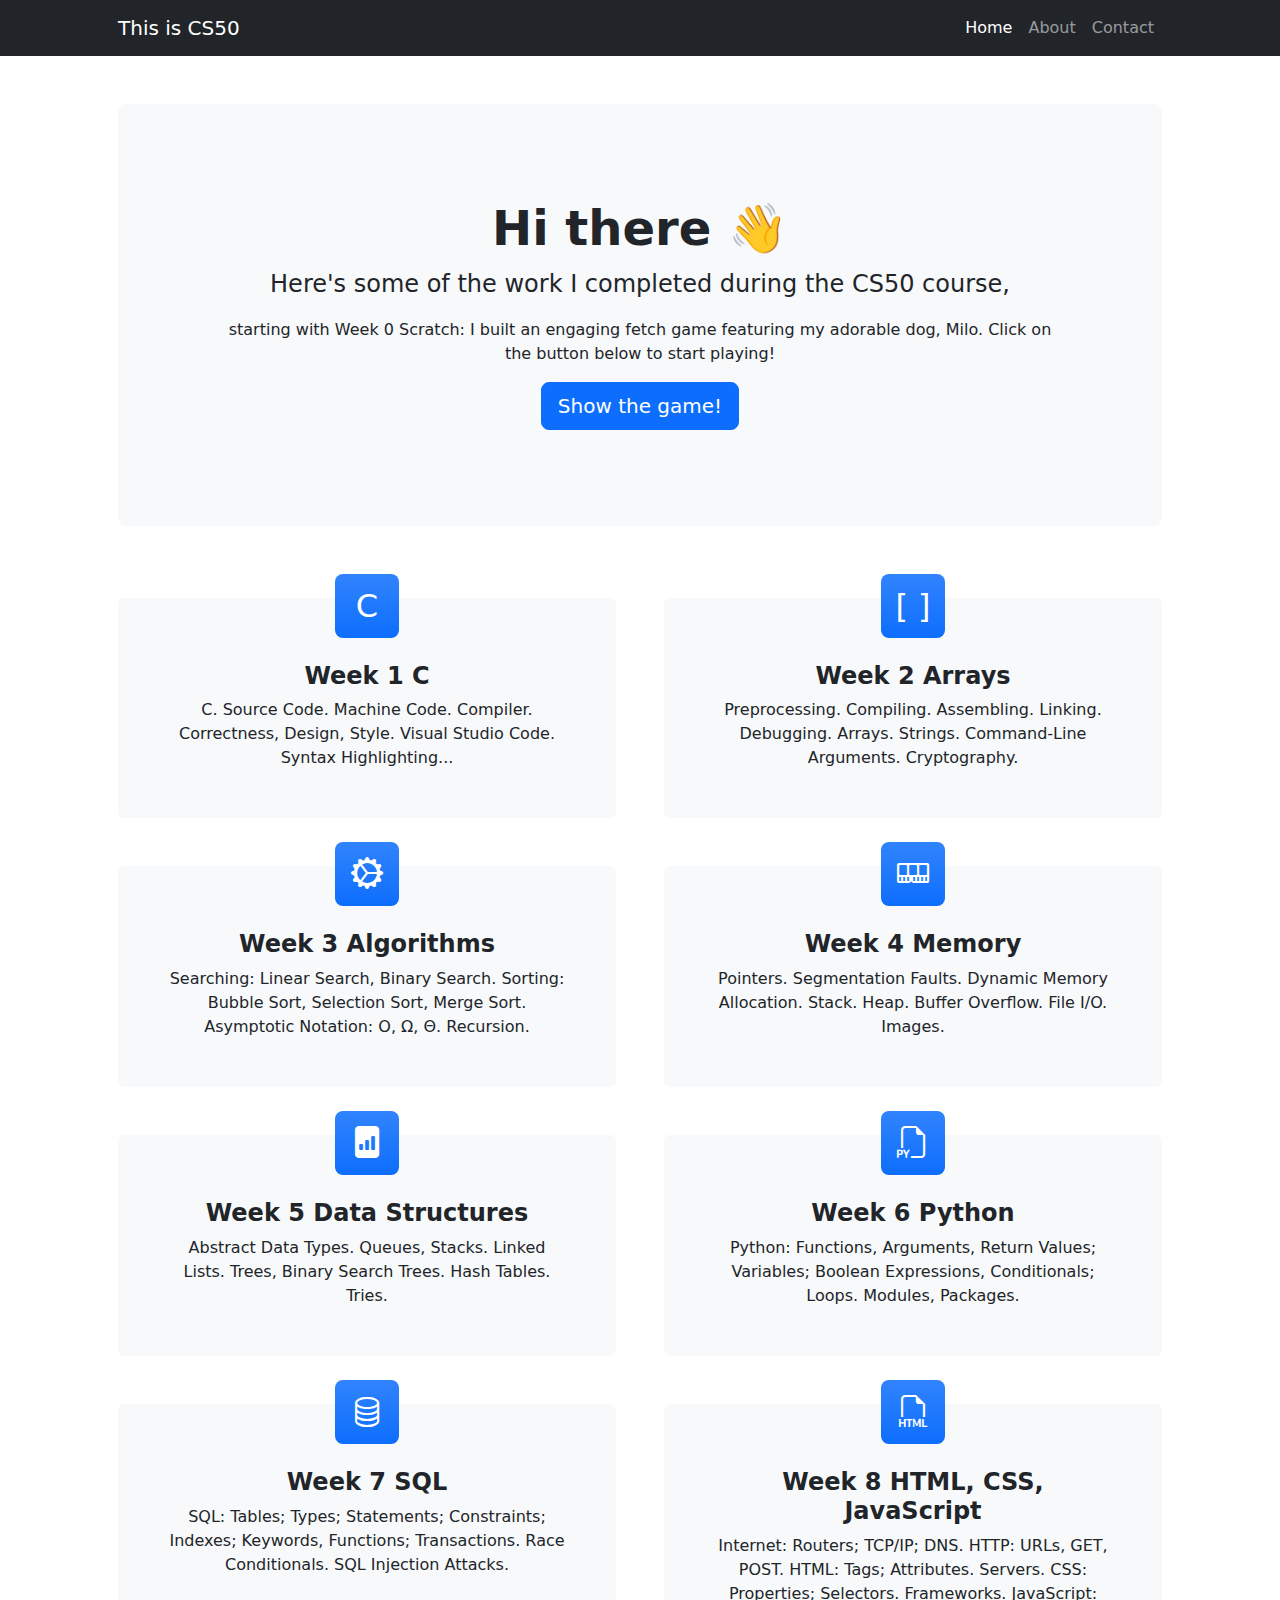
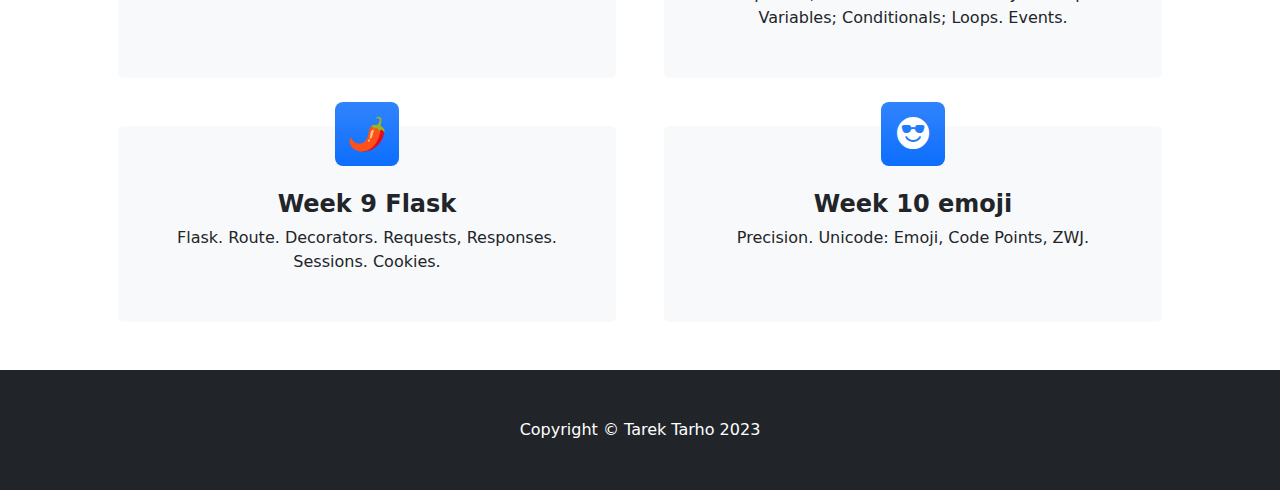
<file: homepage/index.html>
<!DOCTYPE html>

<html lang="en">
    <head>
        <meta charset="utf-8" />
        <meta name="viewport" content="width=device-width, initial-scale=1, shrink-to-fit=no" />
        <meta name="description" content="" />
        <meta name="author" content="" />
        <link href="https://cdn.jsdelivr.net/npm/bootstrap@5.2.3/dist/css/bootstrap.min.css" rel="stylesheet" integrity="sha384-rbsA2VBKQhggwzxH7pPCaAqO46MgnOM80zW1RWuH61DGLwZJEdK2Kadq2F9CUG65" crossorigin="anonymous">
            <!-- Bootstrap icons-->
            <link rel="stylesheet" href="https://cdn.jsdelivr.net/npm/bootstrap-icons@1.10.5/font/bootstrap-icons.css">
        <link href="styles.css" rel="stylesheet">
        <title>My HomePage</title>
    </head>
    <body>
        <!-- Responsive navbar-->
        <nav class="navbar navbar-expand-lg navbar-dark bg-dark">
            <div class="container px-lg-5">
                <a class="navbar-brand" href="#!">This is CS50</a>
                <button class="navbar-toggler" type="button" data-bs-toggle="collapse" data-bs-target="#navbarSupportedContent" aria-controls="navbarSupportedContent" aria-expanded="false" aria-label="Toggle navigation"><span class="navbar-toggler-icon"></span></button>
                <div class="collapse navbar-collapse" id="navbarSupportedContent">
                    <ul class="navbar-nav ms-auto mb-2 mb-lg-0">
                        <li class="nav-item"><a class="nav-link active" aria-current="page" href="#!">Home</a></li>
                        <li class="nav-item"><a class="nav-link" href="#!">About</a></li>
                        <li class="nav-item"><a class="nav-link" href="#!">Contact</a></li>
                    </ul>
                </div>
            </div>
        </nav>
        <!-- Header-->
        <header class="py-5">
            <div class="container px-lg-5">
                <div class="p-4 p-lg-5 bg-light rounded-3 text-center">
                    <div class="m-4 m-lg-5">
                        <h1 class="display-5 fw-bold">Hi there 👋</h1>
                        <div>
                        <p class="fs-4">Here's some of the work I completed during the CS50 course,</p>
                        <p class="fs-6">starting with Week 0 Scratch:
                            I built an engaging fetch game featuring my adorable dog, Milo. Click on the button below to start playing!</p>
                        </div>
                        <a id="ShowMiloGame" onclick="handleShowFetchGame()" class="btn btn-primary btn-lg" href="#!">Show the game!</a>

                        <div id="MiloGameContainer" hidden>
                            <p class="fs-6">Welcome to the fun-filled world of Milo, the energetic dog who loves playing fetch!

                                To play fetch with Milo, simply start the game then press the space key on your keyboard. Use the left and right arrow keys to move Milo as he excitedly chases after the ball. Whenever you need a break, you can click on the ball or stop the game altogether by clicking on the red icon.</p>

                            <iframe src="https://scratch.mit.edu/projects/875826605/embed" allowtransparency="true" width="750" height="402" frameborder="0" scrolling="no" allowfullscreen></iframe>

                            <p class="fs-6">This game is inspired by my dog Milo, who adores playing fetch every day! Join Milo in this exciting adventure and experience the joy of playing fetch together. Have fun and enjoy the game!</p>
                        </div>
                    </div>
                </div>
            </div>
        </header>
        <!-- Page Content-->
        <section class="pt-4">
            <div class="container px-lg-5">
                <!-- Page Features-->
                <div class="row gx-lg-5">
                    <div class="col-lg-6 col-xxl-4 mb-5">
                        <div class="card bg-light border-0 h-100">
                            <div class="card-body text-center p-4 p-lg-5 pt-0 pt-lg-0">
                                <div class="feature bg-primary bg-gradient text-white rounded-3 mb-4 mt-n4">C</div>
                                <h2 class="fs-4 fw-bold">Week 1 C</h2>
                                <p class="mb-0">C. Source Code. Machine Code. Compiler. Correctness, Design, Style. Visual Studio Code. Syntax Highlighting<span role="button" title="Escape Sequences. Header Files. Libraries. Manual Pages. Types. Conditionals. Variables. Loops. Linux. Graphical User Interface (GUI). Command-Line Interface (CLI). Constants. Comments. Pseudocode. Operators. Integer Overflow. Floating-Point Imprecision.">...</span></p>
                            </div>
                        </div>
                    </div>
                    <div class="col-lg-6 col-xxl-4 mb-5">
                        <div class="card bg-light border-0 h-100">
                            <div class="card-body text-center p-4 p-lg-5 pt-0 pt-lg-0">
                                <div class="feature bg-primary bg-gradient text-white rounded-3 mb-4 mt-n4">[ ]</div>
                                <h2 class="fs-4 fw-bold">Week 2 Arrays</h2>
                                <p class="mb-0">Preprocessing. Compiling. Assembling. Linking. Debugging. Arrays. Strings. Command-Line Arguments. Cryptography.</p>
                            </div>
                        </div>
                    </div>
                    <div class="col-lg-6 col-xxl-4 mb-5">
                        <div class="card bg-light border-0 h-100">
                            <div class="card-body text-center p-4 p-lg-5 pt-0 pt-lg-0">
                                <div class="feature bg-primary bg-gradient text-white rounded-3 mb-4 mt-n4"><i class="bi bi-gear-wide-connected"></i></div>
                                <h2 class="fs-4 fw-bold">Week 3 Algorithms</h2>
                                <p class="mb-0">Searching: Linear Search, Binary Search. Sorting: Bubble Sort, Selection Sort, Merge Sort. Asymptotic Notation: O, Ω, Θ. Recursion.</p>
                            </div>
                        </div>
                    </div>
                    <div class="col-lg-6 col-xxl-4 mb-5">
                        <div class="card bg-light border-0 h-100">
                            <div class="card-body text-center p-4 p-lg-5 pt-0 pt-lg-0">
                                <div class="feature bg-primary bg-gradient text-white rounded-3 mb-4 mt-n4"><i class="bi bi-memory"></i></div>
                                <h2 class="fs-4 fw-bold">Week 4 Memory</h2>
                                <p class="mb-0">Pointers. Segmentation Faults. Dynamic Memory Allocation. Stack. Heap. Buffer Overflow. File I/O. Images.</p>
                            </div>
                        </div>
                    </div>
                    <div class="col-lg-6 col-xxl-4 mb-5">
                        <div class="card bg-light border-0 h-100">
                            <div class="card-body text-center p-4 p-lg-5 pt-0 pt-lg-0">
                                <div class="feature bg-primary bg-gradient text-white rounded-3 mb-4 mt-n4"><i class="bi bi-file-bar-graph-fill"></i></div>
                                <h2 class="fs-4 fw-bold">Week 5 Data Structures</h2>
                                <p class="mb-0">Abstract Data Types. Queues, Stacks. Linked Lists. Trees, Binary Search Trees. Hash Tables. Tries.</p>
                            </div>
                        </div>
                    </div>
                    <div class="col-lg-6 col-xxl-4 mb-5">
                        <div class="card bg-light border-0 h-100">
                            <div class="card-body text-center p-4 p-lg-5 pt-0 pt-lg-0">
                                <div class="feature bg-primary bg-gradient text-white rounded-3 mb-4 mt-n4"><i class="bi bi-filetype-py"></i></div>
                                <h2 class="fs-4 fw-bold">Week 6 Python</h2>
                                <p class="mb-0">Python: Functions, Arguments, Return Values; Variables; Boolean Expressions, Conditionals; Loops. Modules, Packages.</p>
                            </div>
                        </div>
                    </div>
                    <div class="col-lg-6 col-xxl-4 mb-5">
                        <div class="card bg-light border-0 h-100">
                            <div class="card-body text-center p-4 p-lg-5 pt-0 pt-lg-0">
                                <div class="feature bg-primary bg-gradient text-white rounded-3 mb-4 mt-n4"><i class="bi bi-database"></i></div>
                                <h2 class="fs-4 fw-bold">Week 7 SQL</h2>
                                <p class="mb-0">SQL: Tables; Types; Statements; Constraints; Indexes; Keywords, Functions; Transactions. Race Conditionals. SQL Injection Attacks.</p>
                            </div>
                        </div>
                    </div>
                    <div class="col-lg-6 col-xxl-4 mb-5">
                        <div class="card bg-light border-0 h-100">
                            <div class="card-body text-center p-4 p-lg-5 pt-0 pt-lg-0">
                                <div class="feature bg-primary bg-gradient text-white rounded-3 mb-4 mt-n4"><i class="bi bi-filetype-html"></i></div>
                                <h2 class="fs-4 fw-bold">Week 8 HTML, CSS, JavaScript</h2>
                                <p class="mb-0">Internet: Routers; TCP/IP; DNS. HTTP: URLs, GET, POST. HTML: Tags; Attributes. Servers. CSS: Properties; Selectors. Frameworks. JavaScript: Variables; Conditionals; Loops. Events.</p>
                            </div>
                        </div>
                    </div>
                    <div class="col-lg-6 col-xxl-4 mb-5">
                        <div class="card bg-light border-0 h-100">
                            <div class="card-body text-center p-4 p-lg-5 pt-0 pt-lg-0">
                                <div class="feature bg-primary bg-gradient text-white rounded-3 mb-4 mt-n4">🌶️</div>
                                <h2 class="fs-4 fw-bold">Week 9 Flask</h2>
                                <p class="mb-0">Flask. Route. Decorators. Requests, Responses. Sessions. Cookies.</p>
                            </div>
                        </div>
                    </div>
                    <div class="col-lg-6 col-xxl-4 mb-5">
                        <div class="card bg-light border-0 h-100">
                            <div class="card-body text-center p-4 p-lg-5 pt-0 pt-lg-0">
                                <div class="feature bg-primary bg-gradient text-white rounded-3 mb-4 mt-n4"><i class="bi bi-emoji-sunglasses-fill"></i></div>
                                <h2 class="fs-4 fw-bold">Week 10 emoji</h2>
                                <p class="mb-0">Precision. Unicode: Emoji, Code Points, ZWJ.</p>
                            </div>
                        </div>
                    </div>
                </div>
            </div>
        </section>
        <!-- Footer-->
        <footer class="py-5 bg-dark">
            <div class="container"><p class="m-0 text-center text-white">Copyright &copy; Tarek Tarho 2023</p></div>
        </footer>
        <!-- Bootstrap core JS-->
        <script src="https://cdn.jsdelivr.net/npm/bootstrap@5.2.3/dist/js/bootstrap.bundle.min.js" integrity="sha384-kenU1KFdBIe4zVF0s0G1M5b4hcpxyD9F7jL+jjXkk+Q2h455rYXK/7HAuoJl+0I4" crossorigin="anonymous"></script>
        <!-- Core theme JS-->
        <script>
            const ShowMiloGameButton = document.querySelector("#ShowMiloGame");
            const fetchGameIfram = document.querySelector('#MiloGameContainer')
            function handleShowFetchGame() {
                if(fetchGameIfram.getAttribute('hidden') === '') {
                    fetchGameIfram.removeAttribute("hidden")
                } else {
                    fetchGameIfram.setAttribute("hidden", '')
                }

            }

        </script>
    </body>
</html>
</file>
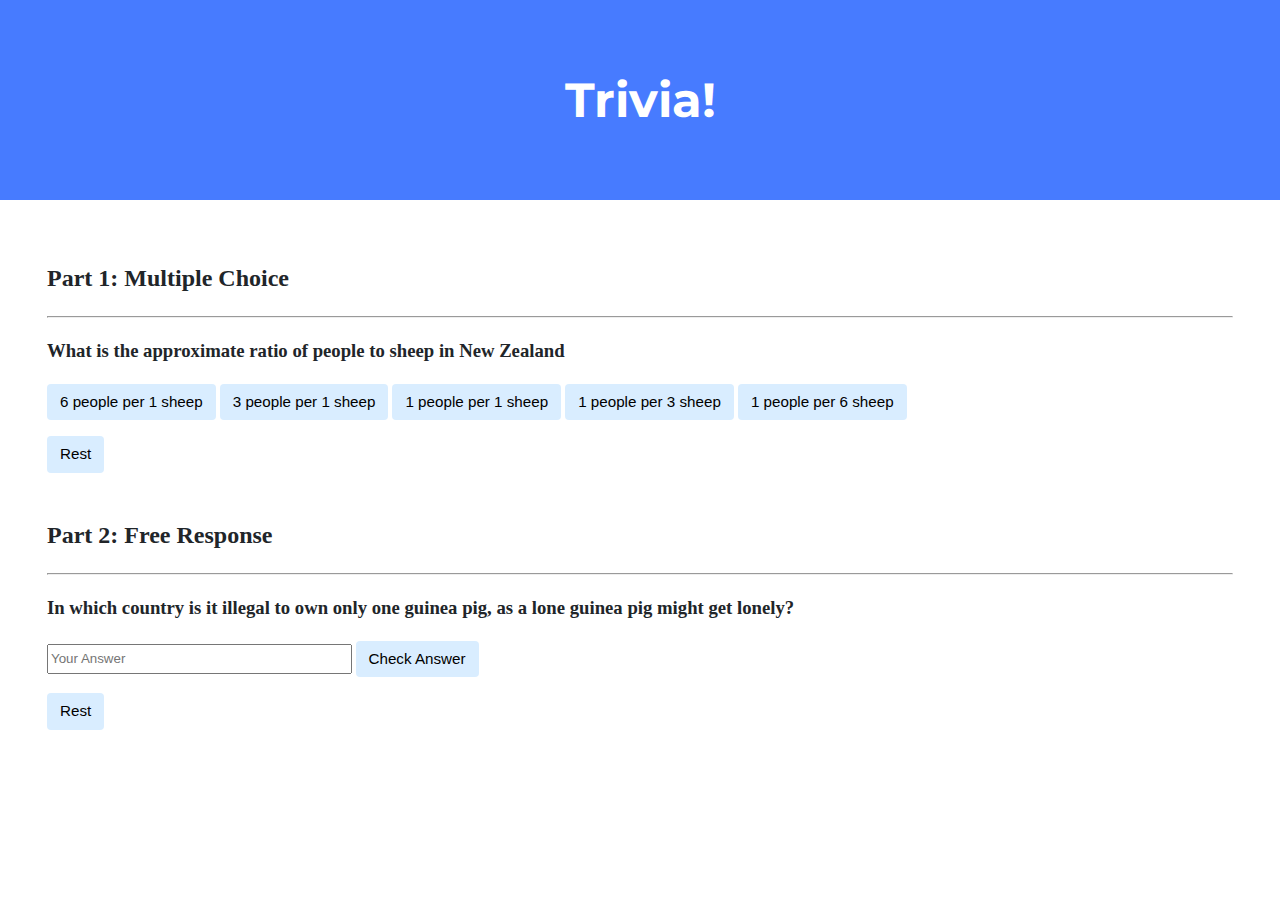
<file: trivia/index.html>
<!DOCTYPE html>

<html lang="en">
    <head>
        <link href="https://fonts.googleapis.com/css2?family=Montserrat:wght@500&display=swap" rel="stylesheet">
        <link href="styles.css" rel="stylesheet">
        <title>Trivia!</title>
        <script>
            // Trigger is js when page is loaded
            window.onload = function () {
                // init main elements
                const button_part_1_collection = document.getElementsByClassName("button-part-1");
                const part_1_result_el = document.getElementById("part-1-result");
                const restButtonP1 = document.getElementById("restButtonP1");
                const restButtonP2 = document.getElementById("restButtonP2");

                // Handle rest section on click
                restButtonP1.addEventListener('click', restPart1)
                restButtonP2.addEventListener('click', restPart2)

                const correct = document.querySelector('.correct');
                correct.addEventListener('click', handlCorrectAction)

                function handlCorrectAction(){
                    // Set color to green when answer is correct
                    correct.style.backgroundColor = 'green';
                    part_1_result_el.innerHTML = "Correct!";
                }

                const incorrects = document.querySelectorAll('.incorrect');

                 for (let i = 0; i < incorrects.length; i++) {
                    restPart1(incorrects[i])
                    incorrects[i].addEventListener("click", () => {
                        // Set color to red when answer is incorrect
                        incorrects[i].style.backgroundColor = 'red';
                        part_1_result_el.innerHTML = "Incorrect!";
                    });
                }


                function restPart1()
                {
                    incorrects.forEach((el) => el.style.backgroundColor = '')
                    correct.style.backgroundColor = ''
                    part_1_result_el.innerHTML = ''
                }


            const input = document.querySelector('#part2_input');
            const showResultP2 = document.querySelector("#part2Result");
            document.querySelector('#check_button').addEventListener('click', () => {
                if (input.value === 'Switzerland') {
                    input.style.backgroundColor = 'green';
                    showResultP2.innerHTML = 'Correct!';
                } else {
                    input.style.backgroundColor = 'red';
                    showResultP2.innerHTML = 'Incorrect!';
                }
            })

            function restPart2()
                {
                    input.style.backgroundColor = ''
                    input.value = ''
                    showResultP2.innerHTML = ''
                }
            }


        </script>
    </head>
    <body>
        <div class="header">
            <h1>Trivia!</h1>
        </div>

        <div class="container">
            <div class="section">
                <h2>Part 1: Multiple Choice</h2>
                <hr>
                <h3> What is the approximate ratio of people to sheep in New Zealand</h3>
                <div class="answer-container">
                    <button id="button-answer-1" class="incorrect button-error-message">6 people per 1 sheep</button>
                    <button id="button-answer-2" class="incorrect button-error-message">3 people per 1 sheep</button>
                    <button id="button-answer-3" class="incorrect button-error-message">1 people per 1 sheep</button>
                    <button id="button-answer-4" class="incorrect button-error-message">1 people per 3 sheep</button>
                    <button id="button-asnwer-5" class="correct button-error-message correct answer">1 people per 6 sheep</button>
                </div>
                <div>
                    <p id="part-1-result"></p>
                </div>

                <button id="restButtonP1">Rest</button>

            </div>

            <div class="section">
                <h2>Part 2: Free Response</h2>
                <hr>
                <h3>In which country is it illegal to own only one guinea pig, as a lone guinea pig might get lonely?</h3>
                <div class="part-2-answer-container">
                    <input id="part2_input" type="text" placeholder="Your Answer" value=""/>
                    <!-- Switzerland the right answer -->
                    <button id="check_button">Check Answer</button>
                </div>

                <p id="part2Result"></p>

                <button id="restButtonP2">Rest</button>
            </div>
        </div>
    </body>
</html>
</file>
<file: trivia/styles.css>
body {
    background-color: #fff;
    color: #212529;
    font-size: 1rem;
    font-weight: 400;
    line-height: 1.5;
    margin: 0;
    text-align: left;
}

.container {
    margin-left: auto;
    margin-right: auto;
    padding-left: 15px;
    padding-right: 15px;
}

.header {
    background-color: #477bff;
    color: #fff;
    margin-bottom: 2rem;
    padding: 2rem 1rem;
    text-align: center;
}

.section {
    padding: 0.5rem 2rem 1rem 2rem;
}

.section:hover {
    background-color: #f5f5f5;
    transition: color 2s ease-in-out, background-color 0.15s ease-in-out;
}

h1 {
    font-family: 'Montserrat', sans-serif;
    font-size: 48px;
}

button, input[type="submit"] {
    background-color: #d9edff;
    border: 1px solid transparent;
    border-radius: 0.25rem;
    font-size: 0.95rem;
    font-weight: 400;
    line-height: 1.5;
    padding: 0.375rem 0.75rem;
    text-align: center;
    transition: color 0.15s ease-in-out, background-color 0.15s ease-in-out, border-color 0.15s ease-in-out, box-shadow 0.15s ease-in-out;
    vertical-align: middle;
}


input[type="text"] {
    line-height: 1.8;
    width: 25%;
}

input[type="text"]:hover {
    background-color: #f5f5f5;
    transition: color 2s ease-in-out, background-color 0.15s ease-in-out;
}

button:hover {
    cursor: pointer;
}
</file>
